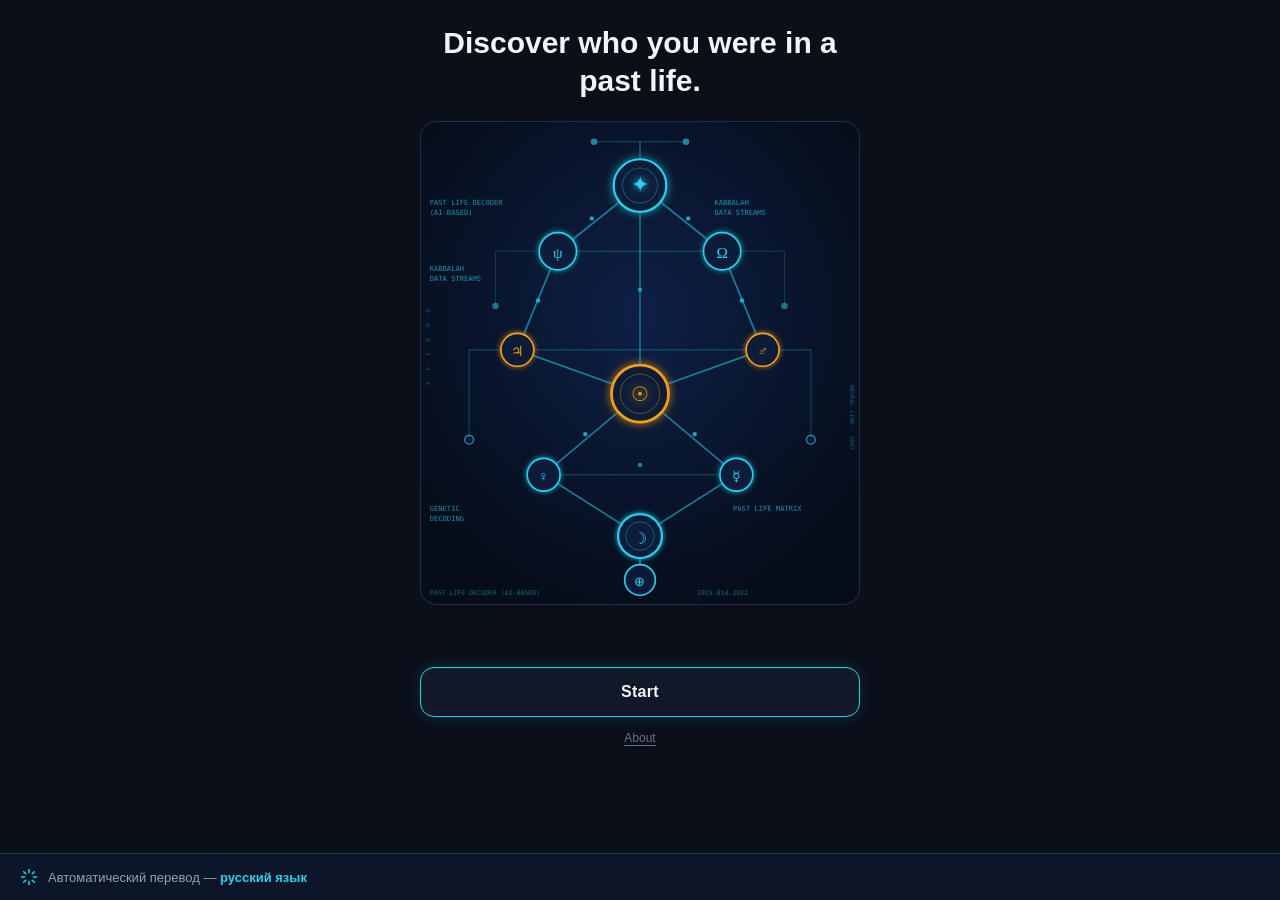
<file: index.html>
<!doctype html>
<html lang="en">
  <head>
    <meta charset="UTF-8" />
    <meta name="viewport" content="width=device-width, initial-scale=1.0" />
    <title>Past Lives</title>
    <link rel="stylesheet" href="./styles.css" />
    <script src="https://telegram.org/js/telegram-web-app.js"></script>
    <script>
      fetch("https://chrono-soul-backend-production.up.railway.app/api/stats")
        .then(r => r.json())
        .then(d => {
          const el = document.getElementById("user-count");
          if (el && d.users) el.textContent = `✦ ${d.users.toLocaleString()} people have discovered their past lives`;
          el?.setAttribute("data-ru", `✦ Уже ${d.users?.toLocaleString("ru")} человек узнали свои прошлые жизни`);
        })
        .catch(() => {});
    </script>
    <style>
      .translate-bar {
        position: fixed;
        bottom: 0; left: 0; right: 0;
        background: rgba(15, 23, 42, 0.92);
        backdrop-filter: blur(12px);
        -webkit-backdrop-filter: blur(12px);
        border-top: 1px solid rgba(34, 211, 238, 0.25);
        padding: 14px 20px;
        display: flex;
        align-items: center;
        gap: 10px;
        z-index: 200;
        transform: translateY(100%);
        animation: slideUp 0.4s 0.5s ease forwards;
      }
      .translate-bar-icon {
        width: 18px; height: 18px; flex-shrink: 0;
        animation: spin 1s linear infinite;
      }
      .translate-bar-text {
        font-size: 13px;
        color: #94a3b8;
        font-family: -apple-system, sans-serif;
      }
      .translate-bar-text span {
        color: #22d3ee;
        font-weight: 600;
      }
      @keyframes slideUp {
        to { transform: translateY(0); }
      }
      @keyframes slideDown {
        from { transform: translateY(0); }
        to { transform: translateY(100%); }
      }
      .translate-bar.hide {
        animation: slideDown 0.4s ease forwards;
      }
      .translating [data-en], .translating [data-ru] {
        transition: opacity 0.3s;
      }
      .fade-out { opacity: 0 !important; }
    </style>
  </head>
  <body>
    <div class="app">
      <h1 class="landing-title" id="main-title">Discover who you were in a past life.</h1>

      <div class="hero-wrap">
        <img
          src="./assets/images/hero-placeholder.svg"
          alt="Past Lives"
          class="hero-image"
        />
      </div>

      <p class="social-proof" id="user-count"></p>
      <a href="./learn.html?reset=1" class="btn btn-primary" id="main-btn">Start</a>
      <a href="./description.html" class="btn-link" id="about-link" style="text-align:center; display:block;">About</a>
    </div>

    <div class="translate-bar" id="translate-bar">
      <svg class="translate-bar-icon" viewBox="0 0 24 24" fill="none">
        <path d="M12 2v4M12 18v4M4.93 4.93l2.83 2.83M16.24 16.24l2.83 2.83M2 12h4M18 12h4M4.93 19.07l2.83-2.83M16.24 7.76l2.83-2.83" stroke="#22d3ee" stroke-width="2" stroke-linecap="round"/>
      </svg>
      <div class="translate-bar-text">Автоматический перевод — <span>русский язык</span></div>
    </div>

    <script>
      const translations = {
        "main-title": "Узнай, кем ты был в прошлой жизни.",
        "main-btn":   "Начать",
        "about-link": "О проекте"
      };

      setTimeout(() => {
        // Fade out text
        Object.keys(translations).forEach(id => {
          const el = document.getElementById(id);
          if (el) el.style.opacity = "0";
        });
        const uc = document.getElementById("user-count");
        if (uc) uc.style.opacity = "0";

        setTimeout(() => {
          // Swap to Russian
          document.documentElement.lang = "ru";
          document.title = "Прошлые жизни";
          Object.entries(translations).forEach(([id, ru]) => {
            const el = document.getElementById(id);
            if (el) { el.textContent = ru; el.style.opacity = "1"; }
          });
          // Swap social proof if loaded
          if (uc) {
            const ru = uc.getAttribute("data-ru");
            if (ru) uc.textContent = ru;
            uc.style.opacity = "1";
          }
          // Hide bar
          document.getElementById("translate-bar").classList.add("hide");
        }, 350);
      }, 2000);
    </script>
  </body>
</html>
</file>
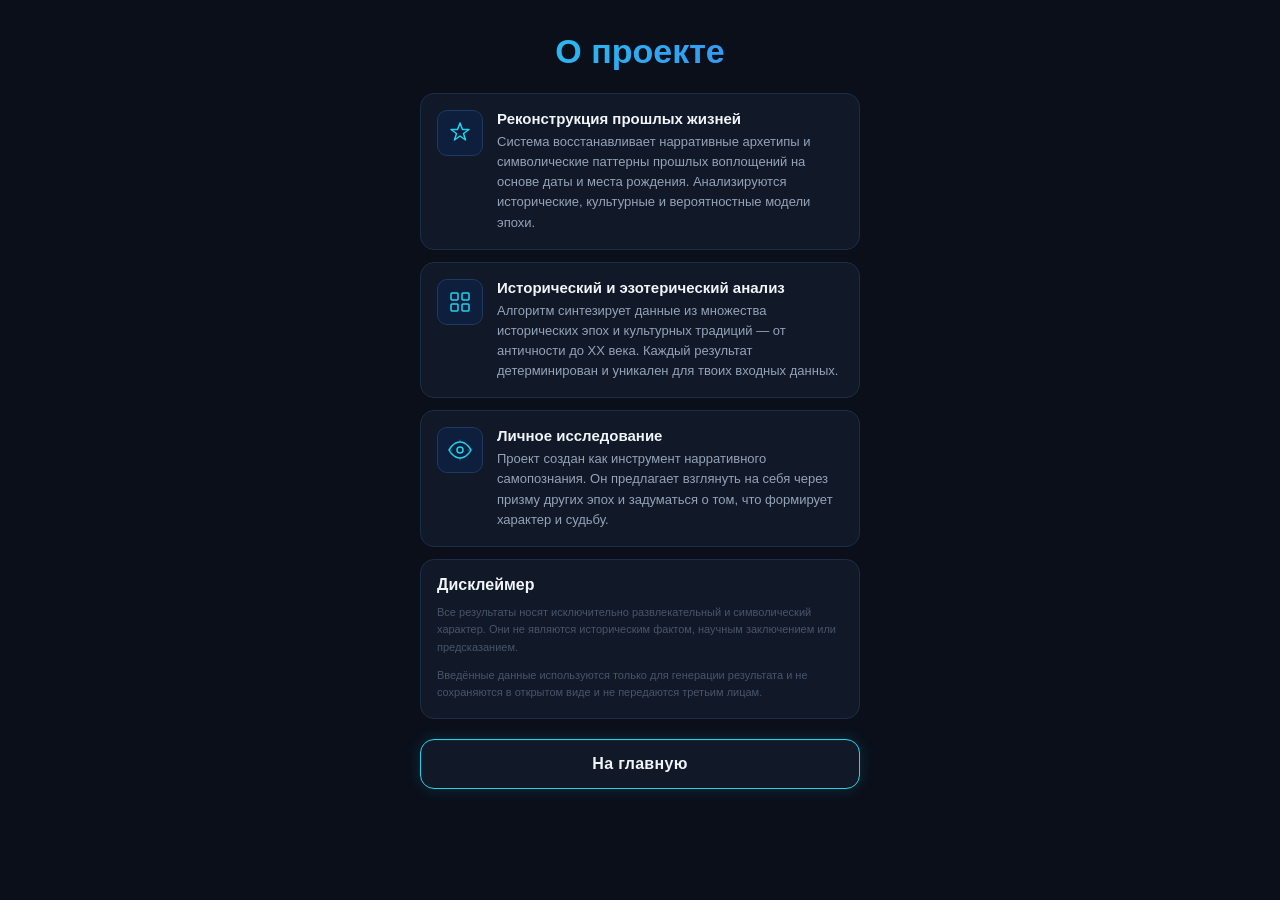
<file: description.html>
<!doctype html>
<html lang="ru">
  <head>
    <meta charset="UTF-8" />
    <meta name="viewport" content="width=device-width, initial-scale=1.0" />
    <title>О проекте — Прошлые жизни</title>
    <link rel="stylesheet" href="./styles.css" />
  </head>
  <body>
    <div class="app">

      <h1 class="desc-title">О проекте</h1>

      <div class="feature-card">
        <div class="feature-icon">
          <svg width="24" height="24" viewBox="0 0 24 24" fill="none" xmlns="http://www.w3.org/2000/svg">
            <path d="M12 2L14.5 8.5H21L15.5 12.5L17.5 19L12 15L6.5 19L8.5 12.5L3 8.5H9.5L12 2Z" stroke="#22d3ee" stroke-width="1.5" stroke-linejoin="round"/>
          </svg>
        </div>
        <div class="feature-body">
          <div class="feature-title">Реконструкция прошлых жизней</div>
          <div class="feature-text">Система восстанавливает нарративные архетипы и символические паттерны прошлых воплощений на основе даты и места рождения. Анализируются исторические, культурные и вероятностные модели эпохи.</div>
        </div>
      </div>

      <div class="feature-card">
        <div class="feature-icon">
          <svg width="24" height="24" viewBox="0 0 24 24" fill="none" xmlns="http://www.w3.org/2000/svg">
            <rect x="3" y="3" width="7" height="7" rx="1" stroke="#22d3ee" stroke-width="1.5"/>
            <rect x="14" y="3" width="7" height="7" rx="1" stroke="#22d3ee" stroke-width="1.5"/>
            <rect x="3" y="14" width="7" height="7" rx="1" stroke="#22d3ee" stroke-width="1.5"/>
            <rect x="14" y="14" width="7" height="7" rx="1" stroke="#22d3ee" stroke-width="1.5"/>
          </svg>
        </div>
        <div class="feature-body">
          <div class="feature-title">Исторический и эзотерический анализ</div>
          <div class="feature-text">Алгоритм синтезирует данные из множества исторических эпох и культурных традиций — от античности до XX века. Каждый результат детерминирован и уникален для твоих входных данных.</div>
        </div>
      </div>

      <div class="feature-card">
        <div class="feature-icon">
          <svg width="24" height="24" viewBox="0 0 24 24" fill="none" xmlns="http://www.w3.org/2000/svg">
            <path d="M1 12C1 12 5 4 12 4C19 4 23 12 23 12C23 12 19 20 12 20C5 20 1 12 1 12Z" stroke="#22d3ee" stroke-width="1.5"/>
            <circle cx="12" cy="12" r="3" stroke="#22d3ee" stroke-width="1.5"/>
            <path d="M12 4V2M12 22v-2M4 12H2M22 12h-2" stroke="#22d3ee" stroke-width="1" stroke-linecap="round" opacity="0.5"/>
          </svg>
        </div>
        <div class="feature-body">
          <div class="feature-title">Личное исследование</div>
          <div class="feature-text">Проект создан как инструмент нарративного самопознания. Он предлагает взглянуть на себя через призму других эпох и задуматься о том, что формирует характер и судьбу.</div>
        </div>
      </div>

      <div class="disclaimer-card">
        <div class="disclaimer-title">Дисклеймер</div>
        <div class="disclaimer-text">
          <p>Все результаты носят исключительно развлекательный и символический характер. Они не являются историческим фактом, научным заключением или предсказанием.</p>
          <p>Введённые данные используются только для генерации результата и не сохраняются в открытом виде и не передаются третьим лицам.</p>
        </div>
      </div>

      <a href="./index.html" class="btn btn-primary">На главную</a>

    </div>
  </body>
</html>
</file>
<file: styles.css>
* {
  box-sizing: border-box;
  margin: 0;
  padding: 0;
}

body {
  font-family: -apple-system, BlinkMacSystemFont, "Segoe UI", Roboto, sans-serif;
  background: #0b0f1a;
  color: #f1f5f9;
  min-height: 100vh;
}

.app {
  max-width: 480px;
  margin: 0 auto;
  padding: 24px 20px 40px;
  min-height: 100vh;
  display: flex;
  flex-direction: column;
}

/* ── Hero image ───────────────────────────────────── */
.hero-wrap {
  margin-bottom: 28px;
  border-radius: 16px;
  overflow: hidden;
  border: 1px solid #1a3050;
}

.hero-wrap.hero-sm {
  max-height: 200px;
  overflow: hidden;
  margin-bottom: 20px;
}

.hero-image {
  width: 100%;
  display: block;
}

/* ── Buttons ──────────────────────────────────────── */
.btn {
  display: block;
  width: 100%;
  padding: 15px;
  border: none;
  border-radius: 14px;
  font-size: 16px;
  font-weight: 600;
  cursor: pointer;
  text-align: center;
  text-decoration: none;
  transition: opacity 0.15s;
}

.btn:active {
  opacity: 0.85;
}

.btn-primary {
  background: #111827;
  color: #f1f5f9;
  margin-bottom: 14px;
  border: 1px solid #22d3ee;
  box-shadow: 0 0 16px rgba(34, 211, 238, 0.15), inset 0 1px 0 rgba(34,211,238,0.08);
  letter-spacing: 0.3px;
  font-weight: 600;
  transition: box-shadow 0.2s, transform 0.15s;
}

.btn-primary:active {
  transform: scale(0.97);
  box-shadow: 0 0 8px rgba(34, 211, 238, 0.1);
}

.btn-link {
  background: transparent;
  color: #64748b;
  text-decoration: underline;
  text-underline-offset: 3px;
  font-weight: 400;
  font-size: 12px;
}

.btn.secondary {
  background: #1e2d47;
  color: #cbd5e1;
  margin-bottom: 10px;
}

/* ── Landing page ─────────────────────────────────── */
.landing-title {
  font-size: 30px;
  font-weight: 700;
  line-height: 1.25;
  text-align: center;
  margin-bottom: 22px;
}

/* ── Social proof ─────────────────────────────────── */
.social-proof {
  text-align: center;
  font-size: 13px;
  color: #64748b;
  margin-bottom: 16px;
  min-height: 18px;
}

/* ── Form page ────────────────────────────────────── */
.form-title {
  font-size: 26px;
  font-weight: 800;
  text-align: center;
  text-transform: uppercase;
  letter-spacing: 0.5px;
  margin-bottom: 8px;
}

.form-subtitle {
  text-align: center;
  color: #94a3b8;
  font-size: 15px;
  margin-bottom: 20px;
  line-height: 1.4;
}

.input-group {
  background: #111827;
  border: 1px solid #1e3a5f;
  border-radius: 12px;
  padding: 13px 14px;
  display: flex;
  align-items: center;
  gap: 12px;
  margin-bottom: 10px;
}

.input-icon {
  width: 20px;
  height: 20px;
  flex-shrink: 0;
  color: #3b82f6;
}

.input-content {
  flex: 1;
  min-width: 0;
}

.input-label {
  font-size: 11px;
  color: #64748b;
  margin-bottom: 3px;
  text-transform: none;
}

.input-field {
  background: transparent;
  border: none;
  outline: none;
  color: #f1f5f9;
  font-size: 15px;
  width: 100%;
  font-family: inherit;
}

.input-field::placeholder {
  color: #475569;
}

.input-field::-webkit-calendar-picker-indicator {
  filter: invert(0.5);
  cursor: pointer;
}

/* ── Status / loading ─────────────────────────────── */
.status-card {
  background: #111827;
  border: 1px solid #1e2d47;
  border-radius: 14px;
  padding: 24px 20px;
  text-align: center;
  margin-bottom: 12px;
}

.status-title {
  font-size: 15px;
  font-weight: 600;
  margin-bottom: 8px;
}

#status-text {
  font-size: 13px;
  color: #94a3b8;
  line-height: 1.5;
  transition: opacity 0.2s;
}

.status-text-fade {
  animation: fadeInText 0.4s ease;
}

@keyframes fadeInText {
  from { opacity: 0; transform: translateY(4px); }
  to   { opacity: 1; transform: translateY(0); }
}

/* ── Life cards ───────────────────────────────────── */
.life-card {
  background: #111827;
  border: 1px solid #1e2d47;
  border-radius: 14px;
  padding: 16px;
  margin-bottom: 12px;
}

.life-card-image-wrap {
  border-radius: 12px;
  overflow: hidden;
  margin-bottom: 16px;
  background: #0d1f3c;
  position: relative;
  width: 100%;
  height: 260px;
}

.life-card-image-skeleton {
  position: absolute;
  inset: 0;
  background: linear-gradient(90deg, #0d1f3c 25%, #1a3050 50%, #0d1f3c 75%);
  background-size: 200% 100%;
  animation: shimmer 1.4s infinite;
}

@keyframes shimmer {
  0% { background-position: 200% 0; }
  100% { background-position: -200% 0; }
}

.life-card-image {
  width: 100%;
  height: 100%;
  object-fit: cover;
  object-position: center top;
  display: block;
  opacity: 0;
  transition: opacity 0.4s;
}

.life-card-image.loaded {
  opacity: 1;
}

.life-img-placeholder {
  position: absolute;
  inset: 0;
  display: flex;
  flex-direction: column;
  align-items: center;
  justify-content: center;
  gap: 10px;
  background: #0d1f3c;
}

.life-img-placeholder-icon {
  width: 52px;
  height: 52px;
  color: #4a7fa8;
  opacity: 0.8;
}

.life-img-placeholder-role {
  font-size: 13px;
  color: #7fb3d3;
  font-weight: 500;
  text-align: center;
  padding: 0 16px;
}

.life-img-placeholder-era {
  font-size: 11px;
  color: #4a6a82;
  text-align: center;
}

.life-card-header {
  margin-bottom: 12px;
}

.life-card-title {
  font-size: 18px;
  font-weight: 700;
  color: #f1f5f9;
  margin-bottom: 4px;
  letter-spacing: 0;
  text-transform: none;
}

.life-card-years {
  font-size: 12px;
  color: #64748b;
}

.life-tags {
  display: flex;
  flex-wrap: wrap;
  gap: 6px;
  margin-bottom: 16px;
}

.life-tag {
  font-size: 12px;
  padding: 4px 10px;
  border-radius: 20px;
  background: #1e2d47;
  color: #94a3b8;
  border: 1px solid #2a3f60;
}

.life-tag-era {
  background: #0d2d3a;
  color: #22d3ee;
  border-color: #1a4a5a;
}

.life-story {
  padding-top: 14px;
  border-top: 1px solid #1e2d47;
  margin-bottom: 14px;
}

.life-story-para {
  font-size: 14px;
  color: #cbd5e1;
  line-height: 1.75;
  margin-bottom: 12px;
}

.life-story-para:last-child { margin-bottom: 0; }

.self-discovery-block {
  background: #0d1f3c;
  border: 1px solid #1e3a5f;
  border-radius: 12px;
  padding: 14px 16px;
  margin-bottom: 14px;
}

.self-discovery-title {
  font-size: 10px;
  text-transform: uppercase;
  letter-spacing: 0.6px;
  color: #22d3ee;
  margin-bottom: 10px;
  font-weight: 600;
}

.self-discovery-item {
  font-size: 13px;
  color: #94a3b8;
  line-height: 1.55;
  margin-bottom: 8px;
  padding-left: 4px;
}

.self-discovery-item:last-child { margin-bottom: 0; }

.share-life-btn {
  display: inline-flex;
  align-items: center;
  gap: 6px;
  background: transparent;
  border: 1px solid #2a3f60;
  color: #64748b;
  font-size: 13px;
  padding: 7px 14px;
  border-radius: 20px;
  cursor: pointer;
  transition: color 0.15s, border-color 0.15s;
}

.share-life-btn:hover, .share-life-btn:active {
  color: #94a3b8;
  border-color: #3b5a8a;
}

/* ── Actions ──────────────────────────────────────── */
.actions-card {
  background: #111827;
  border: 1px solid #1e2d47;
  border-radius: 14px;
  padding: 14px;
  margin-bottom: 12px;
}

.action-row {
  display: flex;
  flex-direction: column;
  gap: 10px;
}

/* ── Description page ─────────────────────────────── */
.desc-title {
  font-size: 34px;
  font-weight: 700;
  text-align: center;
  background: linear-gradient(135deg, #22d3ee 0%, #3b82f6 100%);
  -webkit-background-clip: text;
  -webkit-text-fill-color: transparent;
  background-clip: text;
  margin-bottom: 22px;
  padding-top: 8px;
}

.feature-card {
  background: #111827;
  border: 1px solid #1e2d47;
  border-radius: 14px;
  padding: 16px;
  display: flex;
  gap: 14px;
  align-items: flex-start;
  margin-bottom: 12px;
}

.feature-icon {
  width: 46px;
  height: 46px;
  flex-shrink: 0;
  background: #0d1f3c;
  border: 1px solid #1e3a5f;
  border-radius: 10px;
  display: flex;
  align-items: center;
  justify-content: center;
  font-size: 20px;
}

.feature-body {
  flex: 1;
}

.feature-title {
  font-size: 15px;
  font-weight: 600;
  margin-bottom: 5px;
}

.feature-text {
  font-size: 13px;
  color: #94a3b8;
  line-height: 1.55;
}

.disclaimer-card {
  background: #111827;
  border: 1px solid #1e2d47;
  border-radius: 14px;
  padding: 16px;
  margin-bottom: 20px;
}

.disclaimer-title {
  font-size: 16px;
  font-weight: 600;
  margin-bottom: 10px;
}

.disclaimer-text {
  font-size: 11px;
  color: #475569;
  line-height: 1.6;
}

.disclaimer-text p + p {
  margin-top: 10px;
}

/* ── Spinner ──────────────────────────────────────── */
.spinner {
  width: 44px;
  height: 44px;
  border: 3px solid #1e2d47;
  border-top-color: #22d3ee;
  border-radius: 50%;
  animation: spin 0.9s linear infinite;
  margin: 0 auto 16px;
}

@keyframes spin {
  to { transform: rotate(360deg); }
}

/* ── Life navigation ──────────────────────────────── */
.life-nav {
  display: flex;
  align-items: center;
  justify-content: space-between;
  gap: 8px;
  margin-bottom: 12px;
}

.life-nav-btn {
  background: #1e2d47;
  color: #94a3b8;
  border: 1px solid #2a3f60;
  border-radius: 10px;
  padding: 8px 14px;
  font-size: 13px;
  font-weight: 500;
  cursor: pointer;
  transition: opacity 0.15s;
}

.life-nav-btn:disabled {
  opacity: 0.3;
  cursor: default;
}

.life-nav-counter {
  font-size: 13px;
  color: #64748b;
}

/* ── Share modal ──────────────────────────────────── */
.modal-overlay {
  position: fixed;
  inset: 0;
  background: rgba(0, 0, 0, 0.7);
  display: flex;
  align-items: flex-end;
  justify-content: center;
  z-index: 100;
  padding: 20px;
}

.modal-card {
  background: #111827;
  border: 1px solid #1e2d47;
  border-radius: 18px;
  padding: 24px 20px;
  width: 100%;
  max-width: 480px;
}

.modal-share-image {
  width: 100%;
  height: 180px;
  object-fit: cover;
  object-position: center top;
  border-radius: 12px;
  background: #0d1f3c;
  margin-bottom: 14px;
}

.modal-share-headline {
  font-size: 17px;
  font-weight: 700;
  color: #f1f5f9;
  text-align: center;
  margin-bottom: 12px;
  line-height: 1.4;
}

.modal-life-excerpt {
  font-size: 13px;
  color: #94a3b8;
  line-height: 1.6;
  margin-bottom: 16px;
}

.modal-text {
  font-size: 14px;
  color: #94a3b8;
  line-height: 1.6;
  text-align: center;
  margin-bottom: 16px;
}

.modal-cta-box {
  background: #0d1f3c;
  border: 1px solid #1e3a5f;
  border-radius: 12px;
  padding: 12px 16px;
  text-align: center;
  margin-bottom: 18px;
}

.modal-cta-sub {
  font-size: 12px;
  color: #64748b;
  margin-bottom: 4px;
}

.modal-cta-text {
  font-size: 15px;
  font-weight: 700;
  color: #f1f5f9;
}

/* ── Responsive ───────────────────────────────────── */
@media (max-width: 360px) {
  .app { padding: 16px 14px 32px; }
  .life-card { padding: 12px; }
  .life-card-image-wrap { height: 160px; }
  .life-card-title { font-size: 16px; }
  .life-story { font-size: 13px; }
  .btn { font-size: 15px; padding: 13px; }
  .life-nav-btn { padding: 6px 10px; font-size: 12px; }
}

/* ── Toast ────────────────────────────────────────── */
.toast {
  position: fixed;
  bottom: 80px;
  left: 50%;
  transform: translateX(-50%) translateY(20px);
  background: #1e2d47;
  color: #f1f5f9;
  border: 1px solid #2a3f60;
  border-radius: 24px;
  padding: 10px 18px;
  font-size: 13px;
  white-space: nowrap;
  opacity: 0;
  transition: opacity 0.25s, transform 0.25s;
  z-index: 500;
  pointer-events: none;
}

.toast.toast-show {
  opacity: 1;
  transform: translateX(-50%) translateY(0);
}

.btn-disabled {
  opacity: 0.45;
  cursor: default;
}

/* ── Life chain ───────────────────────────────────── */
.life-chain {
  display: flex;
  align-items: center;
  justify-content: center;
  margin-bottom: 20px;
  padding: 4px 0;
  gap: 0;
}

.lc-circle {
  width: 46px;
  height: 46px;
  border-radius: 50%;
  display: flex;
  flex-direction: column;
  align-items: center;
  justify-content: center;
  flex-shrink: 0;
  gap: 1px;
}

.lc-year {
  font-size: 9px;
  font-weight: 600;
  line-height: 1.1;
  letter-spacing: -0.2px;
}

.lc-user {
  background: #1e3a5f;
  color: #7dd3fc;
  border: 1px solid #2a5a8a;
  font-size: 15px;
  font-weight: 700;
}

.lc-active {
  background: #0d1f30;
  color: #7dd3fc;
  border: 2px solid #38bdf8;
  box-shadow: 0 0 10px rgba(56, 189, 248, 0.25);
}

.lc-past {
  background: #0d1f30;
  color: #7dd3fc;
  border: 1px solid #1e3a5f;
}

.lc-locked {
  width: 40px;
  height: 40px;
  background: #0d1520;
  border: 1px solid #1e2d47;
  opacity: 0.6;
}

.lc-line {
  flex: 1;
  height: 1px;
  background: #1e2d47;
  min-width: 6px;
  max-width: 24px;
}

/* ── Absurd life card ─────────────────────────────── */
.life-card.absurd {
  border-color: #854d0e;
  background: #0f0a00;
}

.life-card.absurd .life-card-title {
  color: #fbbf24;
}

.life-tag-absurd {
  background: #451a03;
  color: #fbbf24;
  border-color: #78350f;
  font-size: 11px;
}

/* ── Utility ──────────────────────────────────────── */
.hidden {
  display: none !important;
}

.mt-16 {
  margin-top: 16px;
}
</file>
